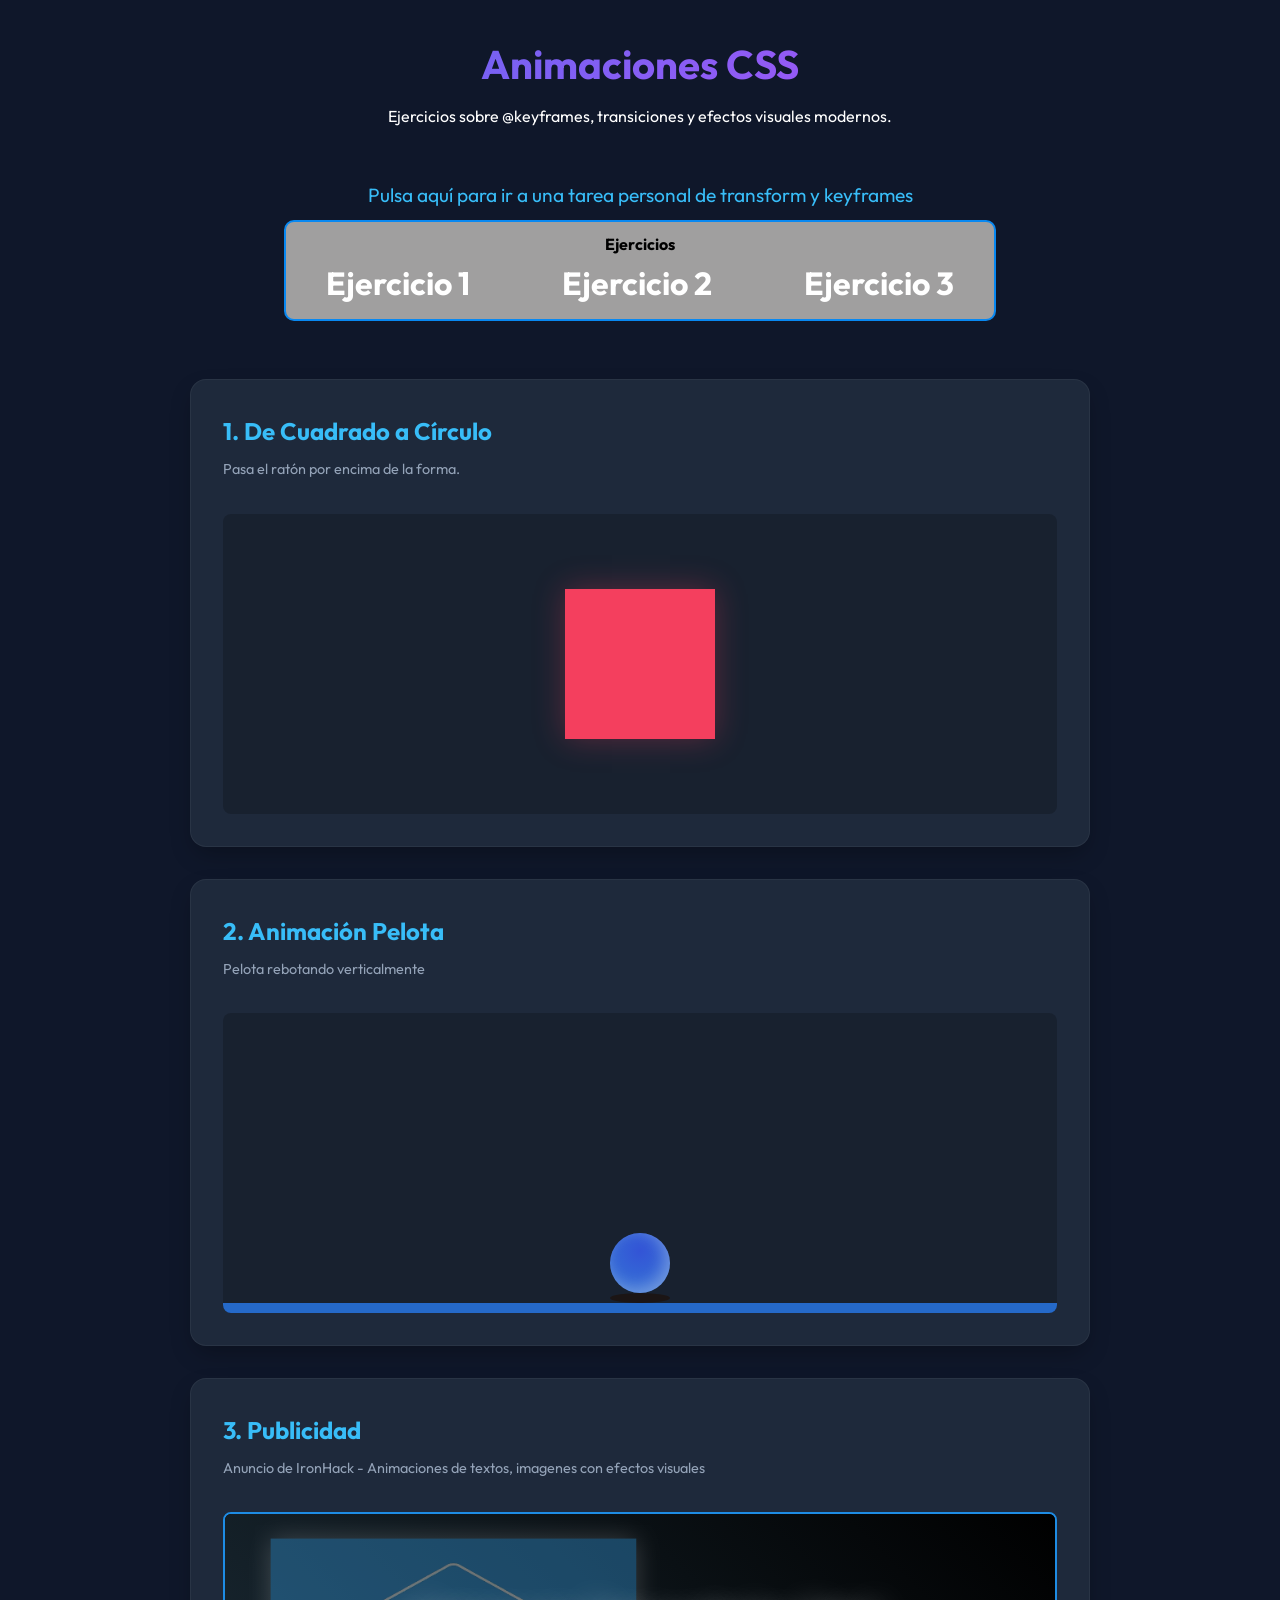
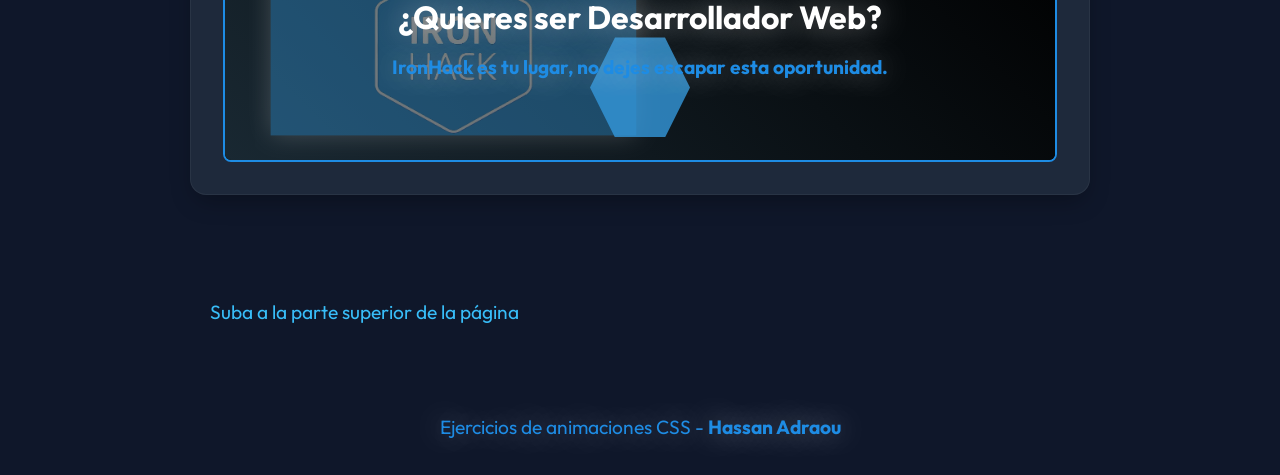
<file: index.html>
<!DOCTYPE html>
<html lang="es">

<head>
    <meta charset="UTF-8">
    <meta name="viewport" content="width=device-width, initial-scale=1.0">
    <title>CSS Animations - Hassan Adraou</title>
    <link rel="stylesheet" href="style.css">
    <link rel="preconnect" href="https://fonts.googleapis.com">
    <link rel="preconnect" href="https://fonts.gstatic.com" crossorigin>
    <link href="https://fonts.googleapis.com/css2?family=Outfit:wght@300;400;600&display=swap" rel="stylesheet">
</head>

<body>
    <header id="header">
        <h1>Animaciones CSS</h1>
        <p>Ejercicios sobre @keyframes, transiciones y efectos visuales modernos.</p>
        <a href="tarea-personal.html">Pulsa aquí para ir a una tarea personal de transform y keyframes</a>

        <!-- Lista de ejercicios -->
        <div class="lista-ejercicios">
            <h4>Ejercicios</h4>
            <ul>
                <li><a href="#ejercicio1">Ejercicio 1</a></li>
                <li><a href="#ejercicio2">Ejercicio 2</a></li>
                <li><a href="#ejercicio3">Ejercicio 3</a></li>
            </ul>
        </div>

    </header>

    <main>
        <!-- Ejercicio 1: de un cuadrado a un circulo  -->
        <section class="ejercicio" id="ejercicio1">
            <h2>1. De Cuadrado a Círculo</h2>
            <p>Pasa el ratón por encima de la forma.</p>
            <div class="container">
                <div class="cuadrado-a-circulo"></div>
            </div>
        </section>

        <!-- Ejercicio 2: Animacion de pelota  -->
        <section class="ejercicio" id="ejercicio2">
            <h2>2. Animación Pelota</h2>
            <p>Pelota rebotando verticalmente</p>
            <div class="container ball-container">
                <div class="ball"></div>
                <div class="shadow"></div>
                <div class="ground"></div>
            </div>
        </section>

        <!-- Ejercicio 3: Publicidad  -->
        <section class="ejercicio" id="ejercicio3">
            <h2>3. Publicidad</h2>
            <p>Anuncio de IronHack - Animaciones de textos, imagenes con efectos visuales</p>
            <div class="ad-banner">
                <div class="ad-bg"></div>
                <div class="ad-logo">¿Quieres ser <strong>Desarrollador</strong> Web?</div>
                <div class="ad-slogan">IronHack es tu lugar, no dejes escapar esta oportunidad.</div>
                <div class="ad-cta">
                    <div class="ad-image-container"></div>
                    <a href="https://www.ironhack.com/es" target="_blank">
                        <div class="logo-ironhack-blob"></div>
                    </a>
                </div>
            </div>
        </section>
        <a href="#header">Suba a la parte superior de la página</a>
    </main>

    <footer>
        <p>Ejercicios de animaciones CSS - <strong>Hassan Adraou</strong></p>
    </footer>
</body>

</html>
</file>
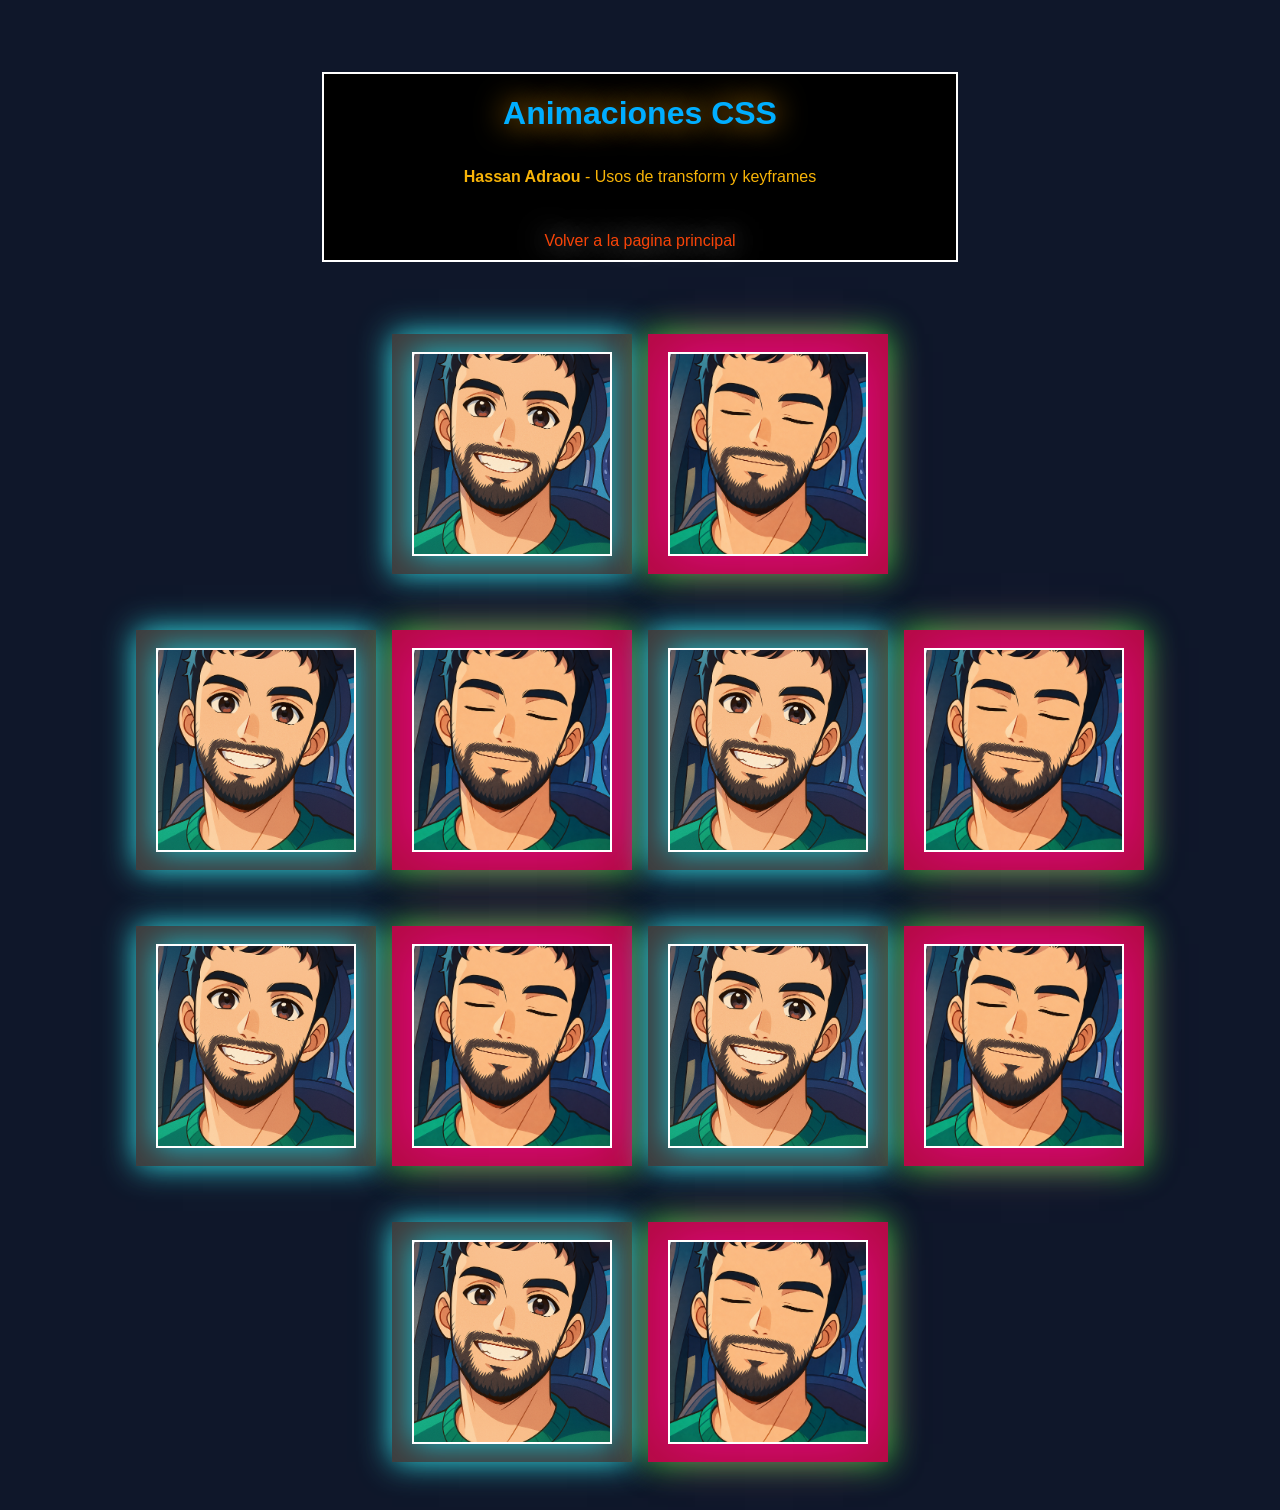
<file: ejercicio1.html>
<!DOCTYPE html>
<html lang="es">

<head>
    <meta charset="UTF-8">
    <meta name="viewport" content="width=device-width, initial-scale=1.0">
    <title>Hassan Adraou - Usos de transform y keyframes</title>
</head>
<style>
    body {
        background-color: #0f172a;
        display: flex;
        flex-direction: column;
        justify-content: center;
        align-items: center;
    }

    .header {
        display: flex;
        flex-direction: column;
        justify-content: center;
        align-items: center;
        text-align: center;
        margin-top: 4rem;
        margin-bottom: 2rem;
        border: 2px solid white;
        width: 50%;
        background-color: #000000;

    }

    .volver-pagina {
        margin-top: 20px;
        font-family: Verdana, Geneva, Tahoma, sans-serif;
        font-size: 1em;
        color: #f84408;
        padding: 10px;
        text-decoration: none;
        text-shadow: 0 0 30px #fefffe;
    }

    .volver-pagina:hover {
        transform: scale(1.1);
        color: #e6e1e1;
        text-shadow: 0 0 30px #e6e1e1;
    }

    .header h1 {
        margin-bottom: 20px;
        align-self: auto;
        font-family: Verdana, Geneva, Tahoma, sans-serif;
        font-size: 2em;
        color: #00aeff;
        text-shadow: 0 0 30px #ffa500;
    }

    .header p {
        font-family: Verdana, Geneva, Tahoma, sans-serif;
        color: #f8b408;
    }

    .header:hover {
        box-shadow: 0 0 30px #18c1d1;
    }

    .header h1:hover,
    .header p:hover {
        color: #faf8f8;

    }

    .contenedor-animacion {
        display: flex;
        flex-wrap: wrap;
        justify-content: center;
        gap: 1rem;
        padding: 20px;
    }

    .contenedor1,
    .contenedor2,
    .contenedor3,
    .contenedor4 {
        display: flex;
        justify-content: center;
        gap: 1rem;
        padding: 20px;
    }

    .tarjeta {
        display: flex;
        align-items: center;
        justify-content: center;
        width: 200px;
        height: 200px;
        padding: 20px;
        background-color: #3f3c3d;
        transition: all 0.6s cubic-bezier(0.175, 0.885, 0.32, 1.275);
        box-shadow: 0 0 30px #36d8e0;
        animation: alternar 2s infinite linear;
        border-radius: 0%;

    }

    @keyframes alternar {
        0% {
            background-color: #470b1f;
            border-radius: 50%;
            border: 2px solid rgb(255, 255, 255);

        }

        50% {
            background-color: #04193f;
            border-radius: 100%;
            border: 2px solid rgb(255, 255, 255);
            box-shadow: 0 0 30px #18aeb6;

        }

        100% {
            background-color: #730a7a;
            border-radius: 50%;
            border: 2px solid rgb(250, 250, 250);
            box-shadow: 0 0 30px #d16208;

        }

    }

    .tarjeta2 {
        display: flex;
        align-items: center;
        justify-content: center;
        width: 200px;
        height: 200px;
        padding: 20px;
        background-color: #b30b43;
        transition: all 0.6s cubic-bezier(0.175, 0.885, 0.32, 1.275);
        box-shadow: 0 0 30px #28e036;
        animation: alternar2 2s infinite linear;
        border-radius: 0%;


    }

    @keyframes alternar2 {
        0% {
            background-color: #c403cb;
            border-radius: 50%;
            border: 2px solid rgb(255, 255, 255);

        }

        25% {
            background-color: #6a246c;
            border-radius: 75%;
            border: 2px solid rgb(255, 255, 255);
            box-shadow: 0 0 30px #f86e0c;

        }

        50% {
            background-color: #660d74;
            border-radius: 100%;
            border: 2px solid rgb(252, 251, 251);
            box-shadow: 0 0 30px #33f80c;
        }

        100% {
            background-color: #37153a;
            border-radius: 75%;
            border: 2px solid rgb(255, 255, 255);
            box-shadow: 0 0 30px #5205e1;
        }

    }



    .caja {
        width: 100%;
        height: 100%;
        background-image: url("ADR ANIME.png");
        background-size: cover;
        background-position: center;
        border: 2px solid white;
        box-shadow: 0 0 30px #18c1d1;
        animation: imagen-girar 2s infinite linear;
        border-radius: 0%;

    }

    .caja2 {
        width: 100%;
        height: 100%;
        background-image: url("ADR ANIME2.png");
        background-size: cover;
        background-position: center;
        border: 2px solid white;
        box-shadow: 0 0 50px #e20687;
        animation: imagen-girar 2s infinite linear;
        border-radius: 0%;

    }



    @keyframes imagen-girar {
        0% {
            transform: scale(0);
            border-radius: 25%;
            border: 3px solid rgb(250, 249, 249);
        }


        50% {
            transform: scale(0.5);
            border-radius: 50%;
            border: 3px solid rgb(250, 249, 249);
        }

        100% {
            transform: scale(1);
            border-radius: 100%;
            border: 3px solid rgb(250, 249, 249);
        }

    }

    .caja:hover {
        transform: rotate(360deg);
        box-shadow: 0 0 30px #18c1d1;
        animation: rotate360 2s infinite linear;
        border-radius: 50%;
        border: 3px solid rgb(246, 10, 10);
    }

    @keyframes rotate360 {
        from {
            transform: rotate(0deg);
            border-radius: 0%;
        }

        to {
            transform: rotate(360deg);
            border-radius: 100%;
        }
    }

    .caja2:hover {
        transform: rotate(360deg);
        box-shadow: 0 0 30px #18c1d1;
        animation: rotate-360 2s infinite linear;
        border: 3px solid rgb(45, 246, 10);
        border-radius: 50%;
    }

    @keyframes rotate-360 {
        from {
            transform: rotate(360deg);
            border-radius: 0%;
        }

        to {
            transform: rotate(0deg);
            border-radius: 100%;
        }
    }
</style>

<body>
    <div class="header">
        <h1>Animaciones CSS</h1>
        <p><strong>Hassan Adraou</strong> - Usos de transform y keyframes</p>
        <a href="/index.html" class="volver-pagina">Volver a la pagina principal</a>
    </div>

    <div class="contenedor-animacion">



        <div class="contenedor1">

            <div class="tarjeta">
                <div class="caja"> </div>
            </div>

            <div class="tarjeta2">
                <div class="caja2"> </div>
            </div>


        </div>


        <div class="contenedor2">

            <div class="tarjeta">
                <div class="caja"> </div>
            </div>

            <div class="tarjeta2">
                <div class="caja2"> </div>
            </div>
            <div class="tarjeta">
                <div class="caja"> </div>
            </div>

            <div class="tarjeta2">
                <div class="caja2"> </div>
            </div>


        </div>

        <div class="contenedor3">

            <div class="tarjeta">
                <div class="caja"> </div>
            </div>

            <div class="tarjeta2">
                <div class="caja2"> </div>
            </div>
            <div class="tarjeta">
                <div class="caja"> </div>
            </div>

            <div class="tarjeta2">
                <div class="caja2"> </div>
            </div>


        </div>

        <div class="contenedor4">

            <div class="tarjeta">
                <div class="caja"> </div>
            </div>

            <div class="tarjeta2">
                <div class="caja2"> </div>
            </div>


        </div>
    </div>

</body>

</html>
</file>
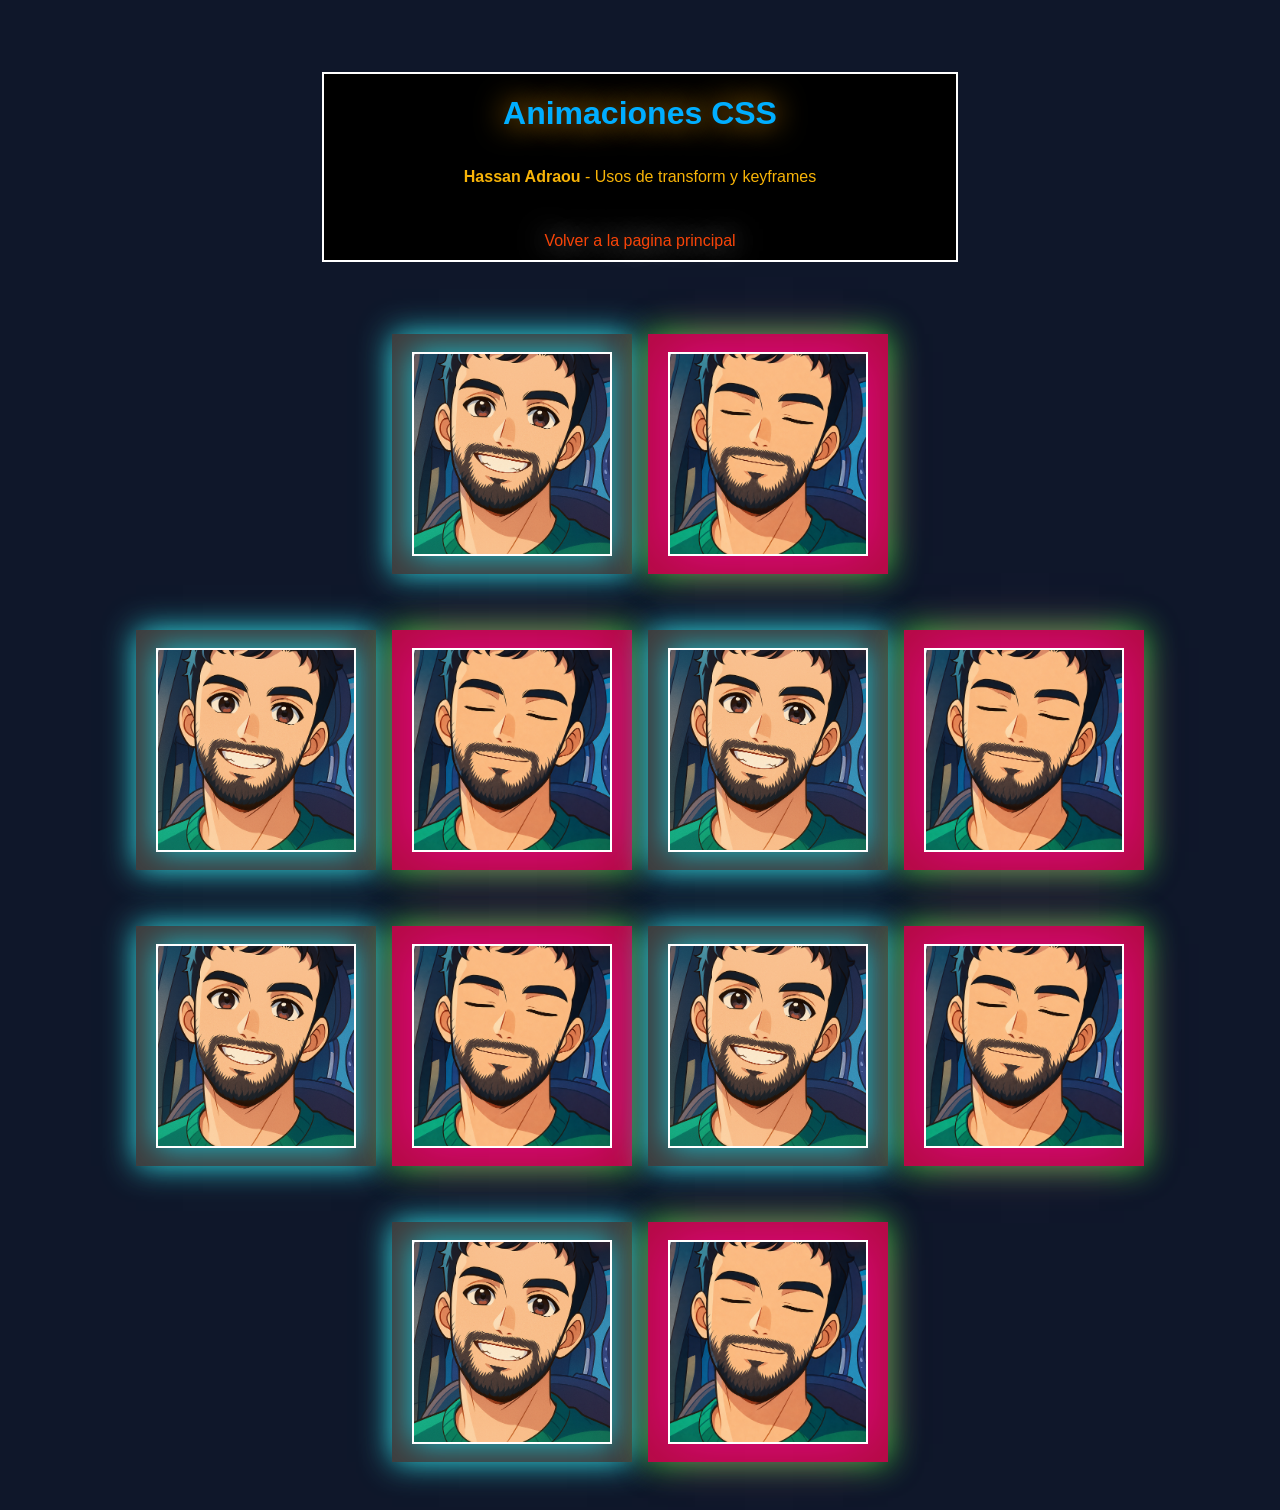
<file: tarea-personal.html>
<!DOCTYPE html>
<html lang="es">

<head>
    <meta charset="UTF-8">
    <meta name="viewport" content="width=device-width, initial-scale=1.0">
    <title>Hassan Adraou - Usos de transform y keyframes</title>
</head>
<style>
    body {
        background-color: #0f172a;
        display: flex;
        flex-direction: column;
        justify-content: center;
        align-items: center;
    }

    .header {
        display: flex;
        flex-direction: column;
        justify-content: center;
        align-items: center;
        text-align: center;
        margin-top: 4rem;
        margin-bottom: 2rem;
        border: 2px solid white;
        width: 50%;
        background-color: #000000;

    }

    .volver-pagina {
        margin-top: 20px;
        font-family: Verdana, Geneva, Tahoma, sans-serif;
        font-size: 1em;
        color: #f84408;
        padding: 10px;
        text-decoration: none;
        text-shadow: 0 0 30px #fefffe;
    }

    .volver-pagina:hover {
        transform: scale(1.1);
        color: #e6e1e1;
        text-shadow: 0 0 30px #e6e1e1;
    }

    .header h1 {
        margin-bottom: 20px;
        align-self: auto;
        font-family: Verdana, Geneva, Tahoma, sans-serif;
        font-size: 2em;
        color: #00aeff;
        text-shadow: 0 0 30px #ffa500;
    }

    .header p {
        font-family: Verdana, Geneva, Tahoma, sans-serif;
        color: #f8b408;
    }

    .header:hover {
        box-shadow: 0 0 30px #18c1d1;
    }

    .header h1:hover,
    .header p:hover {
        color: #faf8f8;

    }

    .contenedor-animacion {
        display: flex;
        flex-wrap: wrap;
        justify-content: center;
        gap: 1rem;
        padding: 20px;
    }

    .contenedor1,
    .contenedor2,
    .contenedor3,
    .contenedor4 {
        display: flex;
        justify-content: center;
        gap: 1rem;
        padding: 20px;
    }

    .tarjeta {
        display: flex;
        align-items: center;
        justify-content: center;
        width: 200px;
        height: 200px;
        padding: 20px;
        background-color: #3f3c3d;
        transition: all 0.6s cubic-bezier(0.175, 0.885, 0.32, 1.275);
        box-shadow: 0 0 30px #36d8e0;
        animation: alternar 2s infinite linear;
        border-radius: 0%;

    }

    @keyframes alternar {
        0% {
            background-color: #470b1f;
            border-radius: 50%;
            border: 2px solid rgb(255, 255, 255);

        }

        50% {
            background-color: #04193f;
            border-radius: 100%;
            border: 2px solid rgb(255, 255, 255);
            box-shadow: 0 0 30px #18aeb6;

        }

        100% {
            background-color: #730a7a;
            border-radius: 50%;
            border: 2px solid rgb(250, 250, 250);
            box-shadow: 0 0 30px #d16208;

        }

    }

    .tarjeta2 {
        display: flex;
        align-items: center;
        justify-content: center;
        width: 200px;
        height: 200px;
        padding: 20px;
        background-color: #b30b43;
        transition: all 0.6s cubic-bezier(0.175, 0.885, 0.32, 1.275);
        box-shadow: 0 0 30px #28e036;
        animation: alternar2 2s infinite linear;
        border-radius: 0%;


    }

    @keyframes alternar2 {
        0% {
            background-color: #c403cb;
            border-radius: 50%;
            border: 2px solid rgb(255, 255, 255);

        }

        25% {
            background-color: #6a246c;
            border-radius: 75%;
            border: 2px solid rgb(255, 255, 255);
            box-shadow: 0 0 30px #f86e0c;

        }

        50% {
            background-color: #660d74;
            border-radius: 100%;
            border: 2px solid rgb(252, 251, 251);
            box-shadow: 0 0 30px #33f80c;
        }

        100% {
            background-color: #37153a;
            border-radius: 75%;
            border: 2px solid rgb(255, 255, 255);
            box-shadow: 0 0 30px #5205e1;
        }

    }



    .caja {
        width: 100%;
        height: 100%;
        background-image: url("ADR ANIME.png");
        background-size: cover;
        background-position: center;
        border: 2px solid white;
        box-shadow: 0 0 30px #18c1d1;
        animation: imagen-girar 2s infinite linear;
        border-radius: 0%;

    }

    .caja2 {
        width: 100%;
        height: 100%;
        background-image: url("ADR ANIME2.png");
        background-size: cover;
        background-position: center;
        border: 2px solid white;
        box-shadow: 0 0 50px #e20687;
        animation: imagen-girar 2s infinite linear;
        border-radius: 0%;

    }



    @keyframes imagen-girar {
        0% {
            transform: scale(0);
            border-radius: 25%;
            border: 3px solid rgb(250, 249, 249);
        }


        50% {
            transform: scale(0.5);
            border-radius: 50%;
            border: 3px solid rgb(250, 249, 249);
        }

        100% {
            transform: scale(1);
            border-radius: 100%;
            border: 3px solid rgb(250, 249, 249);
        }

    }

    .caja:hover {
        transform: rotate(360deg);
        box-shadow: 0 0 30px #18c1d1;
        animation: rotate360 2s infinite linear;
        border-radius: 50%;
        border: 3px solid rgb(246, 10, 10);
    }

    @keyframes rotate360 {
        from {
            transform: rotate(0deg);
            border-radius: 0%;
        }

        to {
            transform: rotate(360deg);
            border-radius: 100%;
        }
    }

    .caja2:hover {
        transform: rotate(360deg);
        box-shadow: 0 0 30px #18c1d1;
        animation: rotate-360 2s infinite linear;
        border: 3px solid rgb(45, 246, 10);
        border-radius: 50%;
    }

    @keyframes rotate-360 {
        from {
            transform: rotate(360deg);
            border-radius: 0%;
        }

        to {
            transform: rotate(0deg);
            border-radius: 100%;
        }
    }
</style>

<body>
    <div class="header">
        <h1>Animaciones CSS</h1>
        <p><strong>Hassan Adraou</strong> - Usos de transform y keyframes</p>
        <a href="./index.html" class="volver-pagina">Volver a la pagina principal</a>
    </div>

    <div class="contenedor-animacion">



        <div class="contenedor1">

            <div class="tarjeta">
                <div class="caja"> </div>
            </div>

            <div class="tarjeta2">
                <div class="caja2"> </div>
            </div>


        </div>


        <div class="contenedor2">

            <div class="tarjeta">
                <div class="caja"> </div>
            </div>

            <div class="tarjeta2">
                <div class="caja2"> </div>
            </div>
            <div class="tarjeta">
                <div class="caja"> </div>
            </div>

            <div class="tarjeta2">
                <div class="caja2"> </div>
            </div>


        </div>

        <div class="contenedor3">

            <div class="tarjeta">
                <div class="caja"> </div>
            </div>

            <div class="tarjeta2">
                <div class="caja2"> </div>
            </div>
            <div class="tarjeta">
                <div class="caja"> </div>
            </div>

            <div class="tarjeta2">
                <div class="caja2"> </div>
            </div>


        </div>

        <div class="contenedor4">

            <div class="tarjeta">
                <div class="caja"> </div>
            </div>

            <div class="tarjeta2">
                <div class="caja2"> </div>
            </div>


        </div>
    </div>

</body>

</html>
</file>
<file: style.css>
:root {
    --primary-gradient: linear-gradient(135deg, #6366f1 0%, #a855f7 100%);
    --bg-color: #0f172a;
    --card-bg: #1e293b;
    --text-color: #f8fafc;
    --accent-color: #38bdf8;
}

* {
    margin: 0;
    padding: 0;
    box-sizing: border-box;
}

body {
    font-family: 'Outfit', sans-serif;
    background-color: var(--bg-color);
    color: var(--text-color);
    line-height: 1.6;
    padding: 2rem;
    display: flex;
    flex-direction: column;
    align-items: center;
}

header {
    text-align: center;
    margin-bottom: 3rem;
}

header h1 {
    font-size: 2.5rem;
    background: var(--primary-gradient);
    -webkit-background-clip: text;
    -webkit-text-fill-color: transparent;
    margin-bottom: 0.5rem;
}

header p {
    color: #ffffff;
    margin-bottom: 50px;
}

a {
    margin-top: 50px;
    padding: 20px;
    font-size: 1.2rem;
    text-decoration: none;
    color: var(--accent-color);
}

a:hover {
    color: #ff0000;
    text-shadow: 0 0 5px rgba(255, 255, 255, 0.3);
}

.lista-ejercicios {
    margin-top: 2rem;
    display: flex;
    flex-direction: column;
    border: 2px solid #0888f1;
    padding: 10px;
    margin: 10px;
    background-color: #a09f9f;
    border-radius: 10px;
    color: #000;
    font: bold 2rem;

}

ul {
    text-decoration: none;
    list-style: none;
    display: flex;
    flex-direction: row;
    gap: 2rem;
    align-items: center;
    align-self: center;
    align-content: center;
}

li a {
    font-size: 2rem;
    color: #ffffff;
    font-weight: bold;
    margin: 10px;
}

main {
    width: 100%;
    max-width: 900px;
    display: grid;
    gap: 2rem;
}

.ejercicio {
    background: var(--card-bg);
    padding: 2rem;
    border-radius: 1rem;
    box-shadow: 0 10px 25px -5px rgba(0, 0, 0, 0.3);
    border: 1px solid rgba(255, 255, 255, 0.05);
}

.ejercicio h2 {
    margin-bottom: 0.5rem;
    color: var(--accent-color);
}

.ejercicio p {
    margin-bottom: 2rem;
    color: #94a3b8;
    font-size: 0.9rem;
}

.container {
    height: 300px;
    display: flex;
    justify-content: center;
    align-items: center;
    position: relative;
    background: rgba(0, 0, 0, 0.2);
    border-radius: 0.5rem;
    overflow: hidden;
}

/* Ejercicio 1: de un cuadrado a un circulo  */
.cuadrado-a-circulo {
    width: 150px;
    height: 150px;
    background-color: #f43f5e;
    border-radius: 0%;
    transition: all 0.5s ease-in-out;
    box-shadow: 0 0 30px rgba(244, 63, 94, 0.3);
}

.cuadrado-a-circulo:hover {
    border-radius: 50%;
    background-color: #38bdf8;
    transform: rotate(360deg);
    box-shadow: 0 0 50px rgba(56, 189, 248, 0.5);
}

/* Ejercicio 2: Animacion de pelota  */
.pelota_rebota {
    align-items: flex-end;
    padding-bottom: 20px;
}

.ball {
    width: 60px;
    height: 60px;
    background: radial-gradient(circle at 50% 30%, #3354d6, #3578d6);
    border-radius: 50%;
    position: absolute;
    bottom: 20px;
    animation: bounce 0.5s infinite alternate cubic-bezier(0.5, 0.05, 1, 0.5);
    z-index: 2;
    box-shadow: inset -5px -5px 15px rgba(244, 243, 243, 0.3);
}

.ground {
    width: 100%;
    height: 10px;
    background: #2569c9;
    position: absolute;
    bottom: 0;
}

.shadow {
    width: 60px;
    height: 10px;
    background: #1b1515;
    border-radius: 50%;
    position: absolute;
    bottom: 10px;
    animation: shadow-scale 0.5s infinite alternate cubic-bezier(0.5, 0.05, 1, 0.5);
}

@keyframes bounce {
    0% {
        transform: translateY(-300px) scale(1, 1);
    }

    90% {
        transform: translateY(-100px) scale(1, 1);

    }

    100% {
        transform: translateY(0) scale(1.02, 0.8);


    }
}

@keyframes shadow-scale {
    0% {
        transform: scale(0.5);
        opacity: 0.2;
    }

    100% {
        transform: scale(1.2);
        opacity: 0.6;
    }
}

/* ejercicios 3: Panel de publicidad */
.ad-banner {
    width: 100%;
    height: 250px;
    background: #000;
    border-radius: 0.5rem;
    position: relative;
    overflow: hidden;
    display: flex;
    flex-direction: column;
    justify-content: center;
    align-items: center;
    border: 2px solid #1e8ce4;
    isolation: isolate;
}

.ad-bg {
    position: absolute;
    top: 0;
    left: 0;
    width: 100%;
    height: 100%;
    background: linear-gradient(45deg, #192832, #000000);
    z-index: 0;
}

.ad-logo {
    font-size: 2rem;
    font-weight: 700;
    color: #fff;
    z-index: 2;
    opacity: 0;
    transform: scale(0);
    animation: logo-entry 2s forwards 2s linear infinite;
    text-shadow: 0 0 30px rgba(255, 255, 255, 0.5);
}

.ad-slogan {
    font-size: 1.2rem;
    font-weight: bold;
    color: #1e8ce4;
    text-shadow: 0 0 30px rgba(255, 255, 255, 0.5);
    text-align: center;
    z-index: 2;
    opacity: 0;
    margin-top: 0.5rem;
    animation: slogan-entry 2s forwards 2s linear infinite;
}

.logo-ironhack-blob {

    width: 100px;
    height: 100px;
    background: #3498db;
    clip-path:
        polygon(25% 0%,
            75% 0%,
            100% 50%,
            75% 100%,
            25% 100%,
            0% 50%);
    padding: 10px;
    margin: 10px;
    animation: ironhack-animate 3s infinite linear 1s;
    z-index: 1;
    position: absolute;
    opacity: 0.8;
}

.ad-cta {
    position: absolute;
    width: 100%;
    height: 100%;
}

.ad-cta a {
    display: inline-flex;
    justify-content: center;
    align-items: center;
    width: 100%;
    height: 100%;
    text-decoration: none;
}

.ad-image-container {
    position: absolute;
    top: 0;
    left: 0;
    width: 55%;
    height: 100%;
    background-image: url("logo.png");
    background-repeat: no-repeat;
    background-size: contain;
    background-position: center;
    font-size: 3rem;
    z-index: 1;
    background-color: #3498db;
    transform: scale(0.8);
    opacity: 0.4;
    box-shadow: 0 0 30px rgba(255, 255, 255, 0.5);
    animation: ironhack-animate 4s infinite linear;
}



@keyframes logo-entry {
    0% {
        transform: scale(1) rotate(10deg);
        color: #e60b0b;
    }

    10% {
        transform: scale(1.2) rotate(-10deg);
        color: #cf36c7;
    }

    30% {
        transform: scale(1) rotate(10deg);
        color: #1e8ce4;
    }

    50% {
        transform: scale(1.2) rotate(-10deg);
        color: #68f523;
    }

    70% {
        transform: scale(1.5) rotate(10deg);
        color: #fbfbfb;
    }

    100% {
        opacity: 1;
        transform: scale(1) rotate(0deg);
    }
}

@keyframes slogan-entry {
    0% {
        opacity: 0;
        transform: translateY(50px);
        color: #1e8ce4;
        text-shadow: 0 0 30px rgba(255, 255, 255, 0.5);
    }

    25% {
        transform: translateY(40px);
        color: #cf36c7;
        text-shadow: 0 0 30px rgba(255, 255, 255, 0.5);
    }

    50% {
        transform: translateY(20px);
        color: #68f523;
        text-shadow: 0 0 30px rgba(255, 255, 255, 0.5);
    }

    75% {
        transform: translateY(10px);
        color: #fbfbfb;
        text-shadow: 0 0 30px rgba(255, 255, 255, 0.5);
    }

    100% {
        opacity: 1;
        transform: translateY(0);
        color: #1e8ce4;
        text-shadow: 0 0 30px rgba(255, 255, 255, 0.5);
    }
}

@keyframes ironhack-animate {
    0% {
        margin-left: -100px;
        transform: scaleX(1);
    }

    50% {
        margin-left: 100px;
        transform: scaleX(1);
    }

    100% {
        margin-left: 500px;
        transform: scaleX(1);
    }
}

footer {
    margin-top: 4rem;
    color: #1e8ce4;
    font-size: 1.2rem;
    text-shadow: 0 0 30px rgba(255, 255, 255, 0.5);
    text-align: center;
    animation: color-animate 1s linear infinite;

    display: inline-block;
    transition: transform 0.3s ease;
}

@keyframes color-animate {
    0% {
        color: #1e8ce4;
        text-shadow: 0 0 30px rgba(255, 255, 255, 0.5);
    }

    25% {
        color: #5a36cf;
        text-shadow: 0 0 30px rgba(255, 255, 255, 0.5);

    }

    50% {
        color: #cf36c7;
        text-shadow: 0 0 30px rgba(255, 255, 255, 0.5);
    }

    75% {
        color: #f93402;
        text-shadow: 0 0 30px rgba(255, 255, 255, 0.5);
    }

    100% {
        color: #ffffff;
        text-shadow: 0 0 30px rgba(255, 255, 255, 1);
    }
}
</file>
